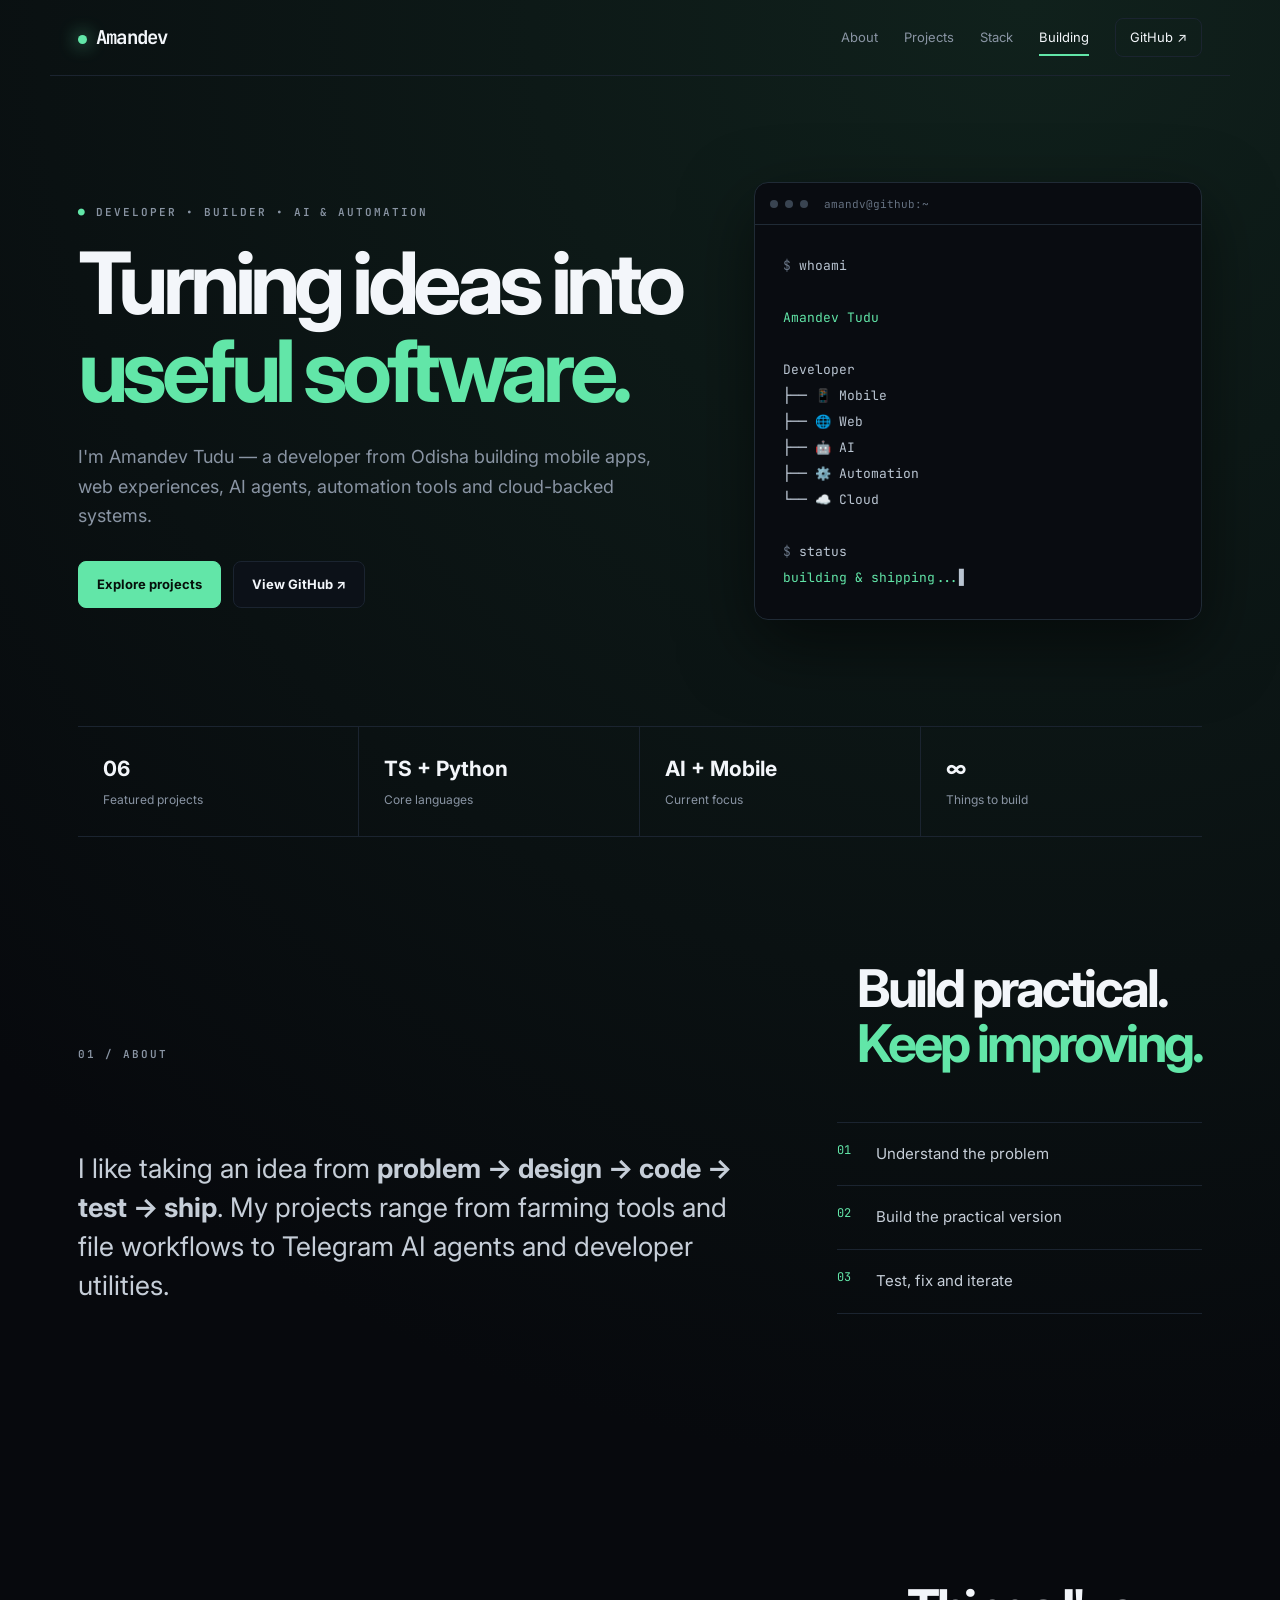
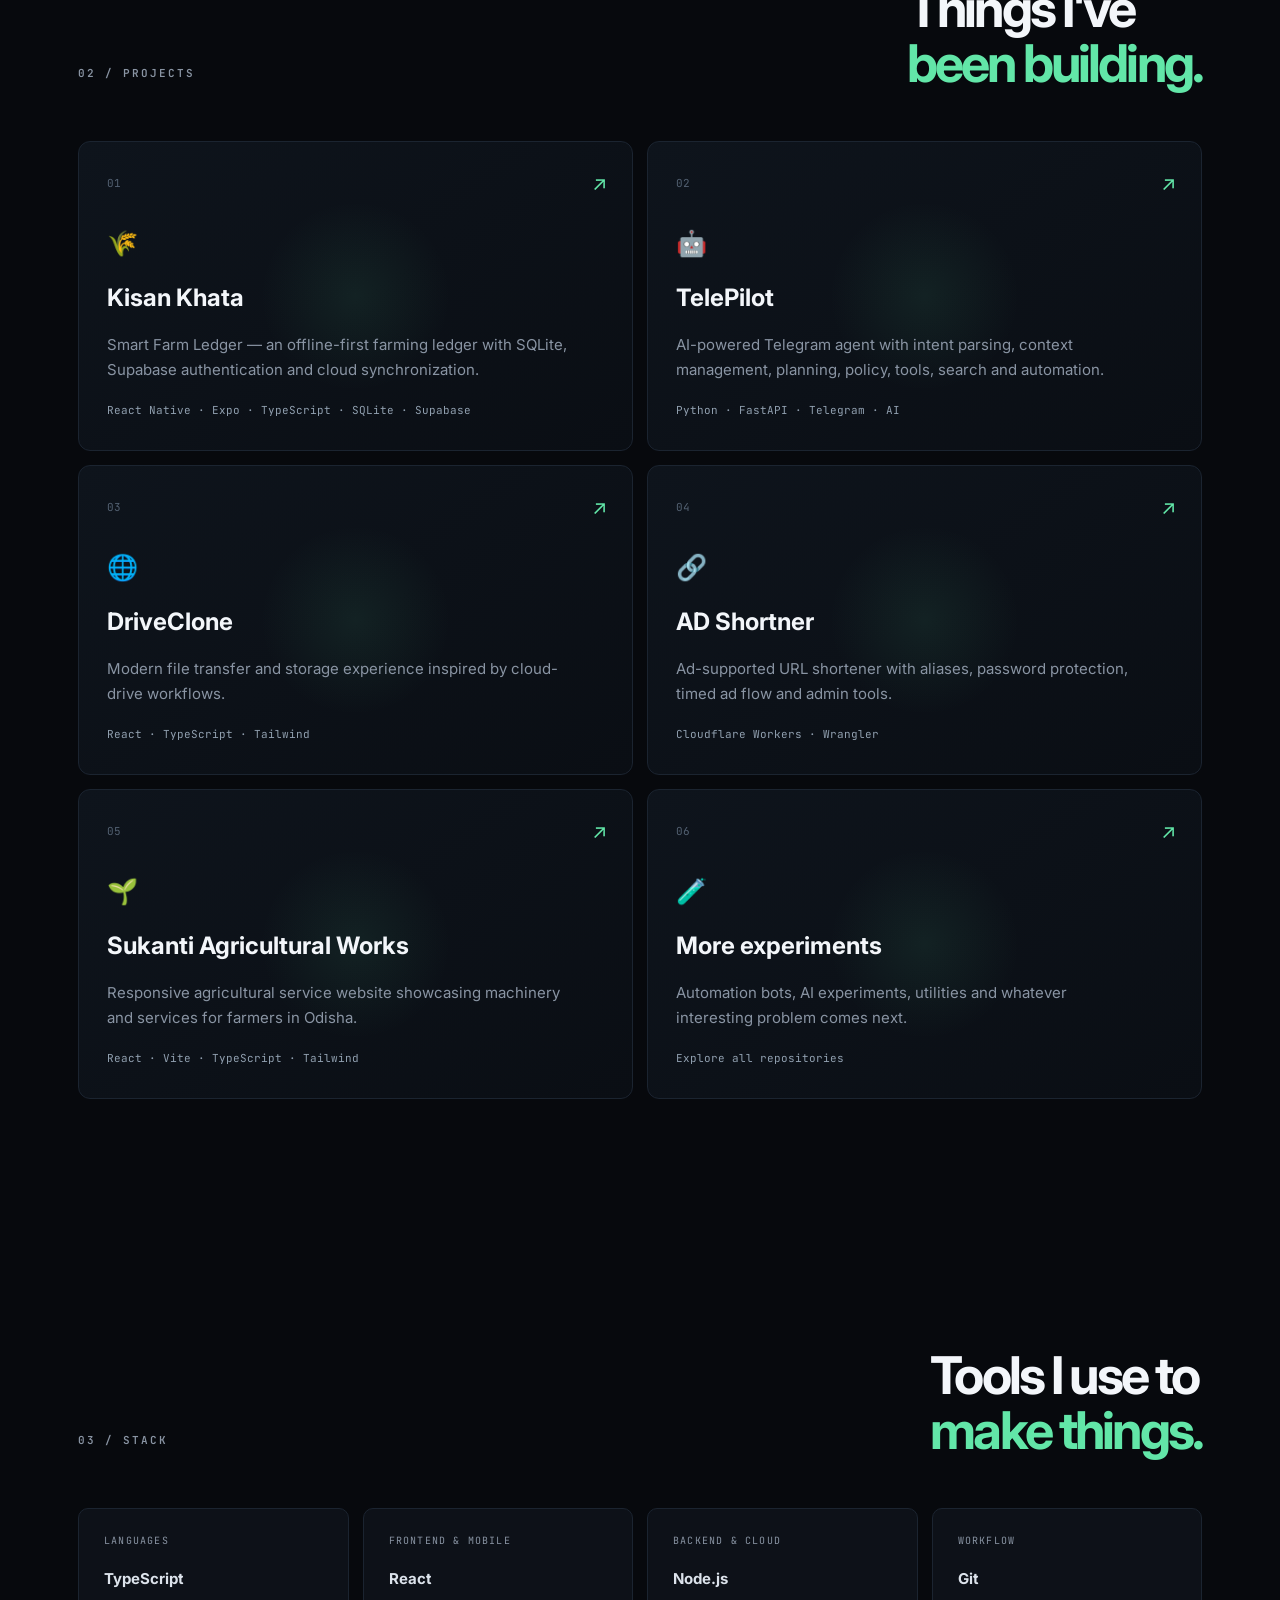
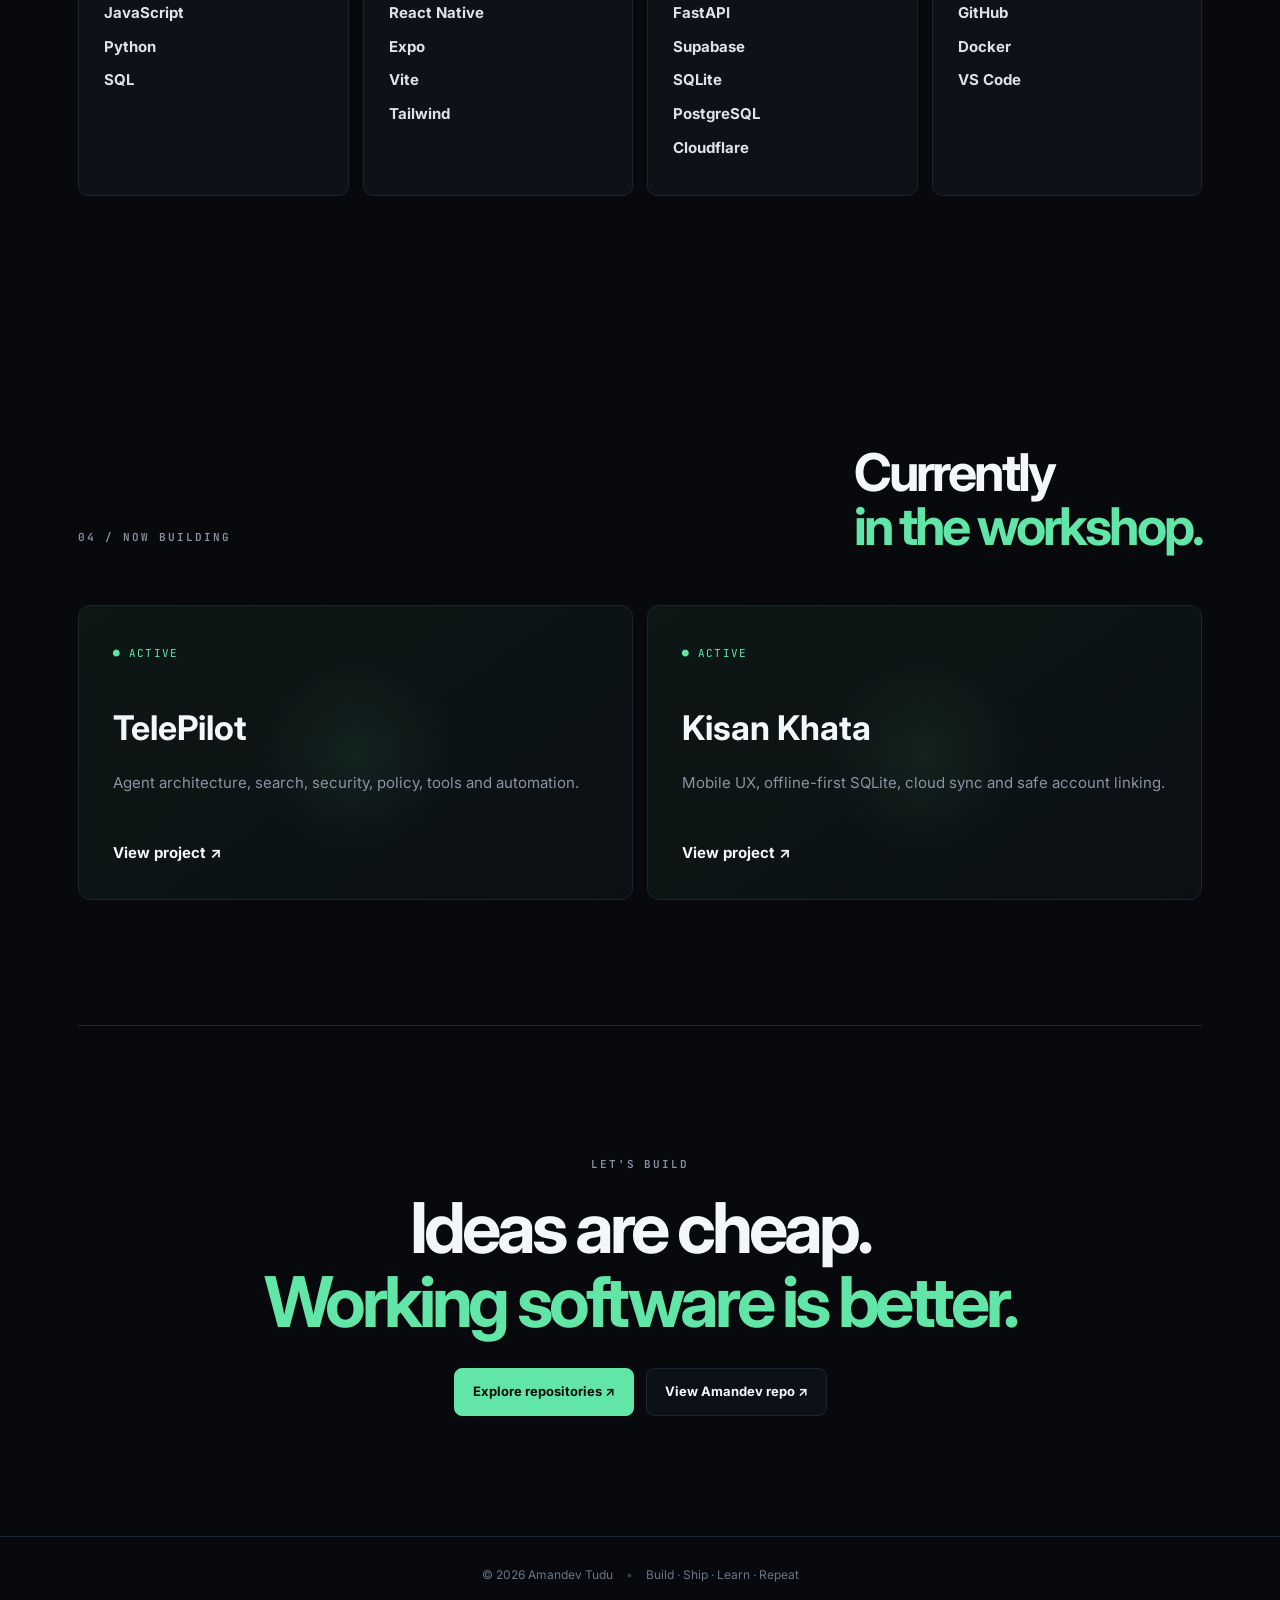
<file: website/index.html>
<!doctype html>
<html lang="en">
<head>
<meta charset="UTF-8">
<meta name="viewport" content="width=device-width, initial-scale=1.0">
<meta name="description" content="Amandev Tudu — Developer, builder, and AI & automation enthusiast building mobile apps, web experiences, AI agents and automation tools.">
<meta name="theme-color" content="#07090d">
<meta name="author" content="Amandev Tudu">
<meta name="robots" content="index, follow">
<link rel="canonical" href="https://amandv123.github.io/Amandev/">
<meta property="og:title" content="Amandev — Developer • Builder • AI & Automation">
<meta property="og:description" content="Turning ideas into useful software. Explore Amandev's projects, stack and current builds.">
<meta property="og:type" content="website">
<meta property="og:site_name" content="Amandev">
<meta property="og:image" content="https://amandv123.github.io/Amandev/assets/banner.svg">
<meta property="og:image:alt" content="Amandev — Developer, Builder, AI & Automation">
<meta property="og:url" content="https://amandv123.github.io/Amandev/">
<meta name="twitter:card" content="summary_large_image">
<meta name="twitter:title" content="Amandev — Developer • Builder • AI & Automation">
<meta name="twitter:description" content="Turning ideas into useful software. Explore Amandev's projects, stack and current builds.">
<meta name="twitter:image" content="https://amandv123.github.io/Amandev/assets/banner.svg">
<link rel="icon" href="./favicon.svg" type="image/svg+xml">
<title>Amandev — Developer • Builder • AI & Automation</title>
<link rel="preconnect" href="https://fonts.googleapis.com">
<link rel="preconnect" href="https://fonts.gstatic.com" crossorigin>
<link href="https://fonts.googleapis.com/css2?family=Inter:wght@400;500;600;700;800&family=JetBrains+Mono:wght@500;600&display=swap" rel="stylesheet">
<link rel="stylesheet" href="./style.css">
<link rel="manifest" href="./site.webmanifest">
</head>
<body><div class="scroll-progress" aria-hidden="true"></div><a class="skip-link" href="#main-content">Skip to content</a>
<header class="nav">
  <a class="brand" href="#top"><span class="dot"></span>Amandev</a>
  <nav>
    <a href="#about" data-section="about">About</a><a href="#projects" data-section="projects">Projects</a><a href="#stack" data-section="stack">Stack</a><a href="#building" data-section="building">Building</a>
    <a class="nav-cta" href="https://github.com/amandv123">GitHub ↗</a>
  </nav>
</header>

<main id="top"><div id="main-content">
<section class="hero">
  <div class="hero-copy reveal">
    <p class="eyebrow"><span>●</span> DEVELOPER • BUILDER • AI & AUTOMATION</p>
    <h1>Turning ideas into<br><span>useful software.</span></h1>
    <p class="lead">I'm Amandev Tudu — a developer from Odisha building mobile apps, web experiences, AI agents, automation tools and cloud-backed systems.</p>
    <div class="actions"><a class="button primary" href="#projects">Explore projects</a><a class="button secondary" href="https://github.com/amandv123">View GitHub ↗</a></div>
  </div>
  <div class="terminal reveal">
    <div class="terminal-top"><i></i><i></i><i></i><span>amandv@github:~</span></div>
    <pre><span class="muted">$</span> whoami

<span class="green">Amandev Tudu</span>

Developer
├── 📱 Mobile
├── 🌐 Web
├── 🤖 AI
├── ⚙️ Automation
└── ☁️ Cloud

<span class="muted">$</span> status
<span class="green">building & shipping...</span><span class="cursor">▋</span></pre>
  </div>
</section>

<section class="stats">
  <div><strong>06</strong><span>Featured projects</span></div>
  <div><strong>TS + Python</strong><span>Core languages</span></div>
  <div><strong>AI + Mobile</strong><span>Current focus</span></div>
  <div><strong>∞</strong><span>Things to build</span></div>
</section>

<section id="about" class="section">
  <div class="section-head"><p class="eyebrow">01 / ABOUT</p><h2>Build practical.<br><span>Keep improving.</span></h2></div>
  <div class="about-grid">
    <p class="large">I like taking an idea from <b>problem → design → code → test → ship</b>. My projects range from farming tools and file workflows to Telegram AI agents and developer utilities.</p>
    <div class="principles"><div><b>01</b><span>Understand the problem</span></div><div><b>02</b><span>Build the practical version</span></div><div><b>03</b><span>Test, fix and iterate</span></div></div>
  </div>
</section>

<section id="projects" class="section">
  <div class="section-head"><p class="eyebrow">02 / PROJECTS</p><h2>Things I've<br><span>been building.</span></h2></div>
  <div class="projects">
    <a class="project featured" href="https://github.com/amandv123/kisan-khata"><span class="num">01</span><div class="icon">🌾</div><h3>Kisan Khata</h3><p>Smart Farm Ledger — an offline-first farming ledger with SQLite, Supabase authentication and cloud synchronization.</p><small>React Native · Expo · TypeScript · SQLite · Supabase</small><span class="arrow">↗</span></a>
    <a class="project featured" href="https://github.com/amandv123/telepilot"><span class="num">02</span><div class="icon">🤖</div><h3>TelePilot</h3><p>AI-powered Telegram agent with intent parsing, context management, planning, policy, tools, search and automation.</p><small>Python · FastAPI · Telegram · AI</small><span class="arrow">↗</span></a>
    <a class="project" href="https://github.com/amandv123/DriveClone"><span class="num">03</span><div class="icon">🌐</div><h3>DriveClone</h3><p>Modern file transfer and storage experience inspired by cloud-drive workflows.</p><small>React · TypeScript · Tailwind</small><span class="arrow">↗</span></a>
    <a class="project" href="https://github.com/amandv123/ad-shortner"><span class="num">04</span><div class="icon">🔗</div><h3>AD Shortner</h3><p>Ad-supported URL shortener with aliases, password protection, timed ad flow and admin tools.</p><small>Cloudflare Workers · Wrangler</small><span class="arrow">↗</span></a>
    <a class="project" href="https://github.com/amandv123/sukanti-agricultural-works"><span class="num">05</span><div class="icon">🌱</div><h3>Sukanti Agricultural Works</h3><p>Responsive agricultural service website showcasing machinery and services for farmers in Odisha.</p><small>React · Vite · TypeScript · Tailwind</small><span class="arrow">↗</span></a>
    <a class="project more" href="https://github.com/amandv123?tab=repositories"><span class="num">06</span><div class="icon">🧪</div><h3>More experiments</h3><p>Automation bots, AI experiments, utilities and whatever interesting problem comes next.</p><small>Explore all repositories</small><span class="arrow">↗</span></a>
  </div>
</section>

<section id="stack" class="section">
  <div class="section-head"><p class="eyebrow">03 / STACK</p><h2>Tools I use to<br><span>make things.</span></h2></div>
  <div class="stack-grid">
    <div><span>LANGUAGES</span><b>TypeScript</b><b>JavaScript</b><b>Python</b><b>SQL</b></div>
    <div><span>FRONTEND & MOBILE</span><b>React</b><b>React Native</b><b>Expo</b><b>Vite</b><b>Tailwind</b></div>
    <div><span>BACKEND & CLOUD</span><b>Node.js</b><b>FastAPI</b><b>Supabase</b><b>SQLite</b><b>PostgreSQL</b><b>Cloudflare</b></div>
    <div><span>WORKFLOW</span><b>Git</b><b>GitHub</b><b>Docker</b><b>VS Code</b></div>
  </div>
</section>

<section id="building" class="section building">
  <div class="section-head"><p class="eyebrow">04 / NOW BUILDING</p><h2>Currently<br><span>in the workshop.</span></h2></div>
  <div class="now-grid">
    <a href="https://github.com/amandv123/telepilot"><span class="live">● ACTIVE</span><h3>TelePilot</h3><p>Agent architecture, search, security, policy, tools and automation.</p><span>View project ↗</span></a>
    <a href="https://github.com/amandv123/kisan-khata"><span class="live">● ACTIVE</span><h3>Kisan Khata</h3><p>Mobile UX, offline-first SQLite, cloud sync and safe account linking.</p><span>View project ↗</span></a>
  </div>
</section>

<section class="final-cta">
  <p class="eyebrow">LET'S BUILD</p><h2>Ideas are cheap.<br><span>Working software is better.</span></h2>
  <div class="actions"><a class="button primary" href="https://github.com/amandv123?tab=repositories">Explore repositories ↗</a><a class="button secondary" href="https://github.com/amandv123/Amandev">View Amandev repo ↗</a></div>
</section>
</div></main>
<footer>© 2026 Amandev Tudu <span>•</span> Build · Ship · Learn · Repeat</footer>
<script src="./script.js"></script>
<script type="application/ld+json">
{
  "@context":"https://schema.org",
  "@type":"Person",
  "name":"Amandev Tudu",
  "url":"https://amandv123.github.io/Amandev/",
  "sameAs":["https://github.com/amandv123"],
  "jobTitle":"Developer",
  "description":"Developer and builder focused on mobile apps, web experiences, AI agents, automation and cloud-backed systems."
}
</script>
</body>
</html>
</file>
<file: website/style.css>
.skip-link{position:fixed;left:12px;top:12px;z-index:999;padding:10px 14px;border-radius:8px;background:var(--accent);color:#06100b;font-weight:800;transform:translateY(-160%);transition:transform .2s}.skip-link:focus{transform:none}:focus-visible{outline:2px solid var(--accent);outline-offset:4px}
:root{--bg:#07090d;--panel:#0d1118;--line:#1b2430;--text:#f3f6fa;--muted:#8994a3;--accent:#62e6a8;--accent2:#7aa7ff}*{box-sizing:border-box}html{scroll-behavior:smooth}body{margin:0;background:radial-gradient(circle at 80% 0%,#10211c 0,#07090d 30%),var(--bg);color:var(--text);font:15px Inter,system-ui,sans-serif;line-height:1.65}a{color:inherit;text-decoration:none}.nav{height:76px;display:flex;align-items:center;justify-content:space-between;max-width:1180px;margin:auto;padding:0 28px;border-bottom:1px solid var(--line)}.brand{font:700 19px "JetBrains Mono";letter-spacing:-.04em}.dot{display:inline-block;width:9px;height:9px;background:var(--accent);border-radius:50%;margin-right:9px;box-shadow:0 0 18px #62e6a8}.nav nav{display:flex;gap:26px;align-items:center}.nav nav a{color:var(--muted);font-size:13px}.nav nav a:hover{color:var(--text)}.nav .nav-cta{border:1px solid var(--line);padding:8px 14px;border-radius:8px;color:var(--text)}main{max-width:1180px;margin:auto;padding:0 28px}.hero{min-height:650px;display:grid;grid-template-columns:1.15fr .85fr;gap:70px;align-items:center;padding:90px 0}.eyebrow{font:600 11px "JetBrains Mono";letter-spacing:.18em;color:var(--muted)}.eyebrow span,.live{color:var(--accent)}h1{font-size:clamp(48px,7vw,86px);line-height:1.03;letter-spacing:-.065em;margin:20px 0 26px}h1 span,h2 span{color:var(--accent)}.lead{font-size:18px;color:var(--muted);max-width:650px}.actions{display:flex;gap:12px;margin-top:30px;flex-wrap:wrap}.button{padding:12px 18px;border-radius:8px;font-weight:700;font-size:13px;border:1px solid var(--line)}.primary{background:var(--accent);color:#06100b;border-color:var(--accent)}.secondary{background:#0c1118}.terminal{background:#090c11;border:1px solid #202b36;border-radius:14px;box-shadow:0 25px 70px #0008;overflow:hidden}.terminal-top{height:42px;border-bottom:1px solid #202b36;display:flex;align-items:center;gap:7px;padding:0 15px;color:#657181;font:11px "JetBrains Mono"}.terminal-top i{width:8px;height:8px;border-radius:50%;background:#394451}.terminal-top span{margin-left:9px}.terminal pre{padding:28px;margin:0;font:13px/2 "JetBrains Mono";color:#bac5d2}.muted{color:#687586}.green{color:var(--accent)}.cursor{animation:blink 1s infinite}.stats{display:grid;grid-template-columns:repeat(4,1fr);border-block:1px solid var(--line)}.stats div{padding:25px;border-right:1px solid var(--line)}.stats div:last-child{border:0}.stats strong{display:block;font-size:21px}.stats span{color:var(--muted);font-size:12px}.section{padding:125px 0}.section-head{display:flex;justify-content:space-between;align-items:end;gap:30px;margin-bottom:50px}.section-head h2{font-size:52px;line-height:1.05;letter-spacing:-.055em;margin:0}.about-grid{display:grid;grid-template-columns:1.3fr .7fr;gap:80px}.large{font-size:27px;line-height:1.45;color:#c6ced8}.principles{border-top:1px solid var(--line)}.principles div{display:flex;gap:25px;padding:19px 0;border-bottom:1px solid var(--line)}.principles b{color:var(--accent);font:12px "JetBrains Mono"}.principles span{color:#c6ced8}.projects{display:grid;grid-template-columns:repeat(2,1fr);gap:14px}.project{position:relative;background:linear-gradient(145deg,#0e141c,#0a0e14);border:1px solid var(--line);border-radius:12px;padding:28px;min-height:260px;transition:.25s}.project:hover,.now-grid a:hover{transform:translateY(-4px);border-color:#31404f}.project.featured{min-height:310px}.project .num{font:11px "JetBrains Mono";color:#536172}.icon{font-size:25px;margin:28px 0 14px}.project h3{font-size:24px;margin:0 0 8px}.project p{color:var(--muted);max-width:470px}.project small{color:#91a0b0;font:11px "JetBrains Mono"}.arrow{position:absolute;right:25px;top:25px;font-size:20px;color:var(--accent)}.stack-grid{display:grid;grid-template-columns:repeat(4,1fr);gap:14px}.stack-grid>div{background:var(--panel);border:1px solid var(--line);padding:25px;border-radius:10px;min-height:220px}.stack-grid span{display:block;color:var(--muted);font:10px "JetBrains Mono";letter-spacing:.12em;margin-bottom:20px}.stack-grid b{display:block;margin:9px 0;color:#dce3eb}.now-grid{display:grid;grid-template-columns:1fr 1fr;gap:14px}.now-grid a{background:linear-gradient(145deg,#0d1714,#0b1015);border:1px solid var(--line);border-radius:12px;padding:34px;transition:.25s}.live{font:11px "JetBrains Mono";letter-spacing:.1em}.now-grid h3{font-size:34px;margin:35px 0 5px}.now-grid p{color:var(--muted);min-height:55px}.now-grid a>span:last-child{font-weight:700}.final-cta{border-top:1px solid var(--line);padding:120px 0;text-align:center}.final-cta h2{font-size:clamp(42px,6vw,70px);line-height:1.05;letter-spacing:-.06em;margin:20px 0}.final-cta .actions{justify-content:center}footer{border-top:1px solid var(--line);padding:28px;text-align:center;color:#697586;font-size:12px}footer span{margin:0 10px;color:#394451}@keyframes blink{50%{opacity:0}}.reveal{animation:rise .8s ease both}@keyframes rise{from{opacity:0;transform:translateY(18px)}to{opacity:1;transform:none}}@media(max-width:800px){.nav{padding:0 18px}.nav nav a:not(.nav-cta){display:none}main{padding:0 18px}.hero{grid-template-columns:1fr;padding:70px 0;gap:45px}.stats{grid-template-columns:1fr 1fr}.stats div:nth-child(2){border-right:0}.stats div:nth-child(3),.stats div:nth-child(4){border-top:1px solid var(--line)}.section{padding:85px 0}.section-head{display:block}.section-head h2{font-size:42px;margin-top:18px}.about-grid,.projects,.now-grid{grid-template-columns:1fr;gap:12px}.stack-grid{grid-template-columns:1fr 1fr}.large{font-size:22px}.project,.project.featured{min-height:270px}}@media(max-width:500px){.stack-grid{grid-template-columns:1fr}.hero h1{font-size:48px}.terminal pre{font-size:11px;padding:22px 16px}.stats strong{font-size:17px}}
@media(prefers-reduced-motion:reduce){html{scroll-behavior:auto}.reveal{animation:none}.project,.now-grid a{transition:none}.cursor{animation:none}}
.scroll-progress{position:fixed;z-index:1000;top:0;left:0;width:100%;height:2px;pointer-events:none;background:transparent}.scroll-progress::after{content:"";display:block;height:100%;width:var(--scroll,0%);background:var(--accent);box-shadow:0 0 12px #62e6a8;transition:width .08s linear}
.nav nav a[data-section]{position:relative}.nav nav a[data-section]::after{content:"";position:absolute;left:0;right:0;bottom:-8px;height:2px;background:var(--accent);transform:scaleX(0);transform-origin:center;transition:transform .2s ease}.nav nav a[data-section].active{color:var(--text)}.nav nav a[data-section].active::after{transform:scaleX(1)}
.project,.now-grid a{--mx:50%;--my:50%;background-image:radial-gradient(circle at var(--mx) var(--my),rgba(98,230,168,.08),transparent 30%),linear-gradient(145deg,#0e141c,#0a0e14)}.now-grid a{background-image:radial-gradient(circle at var(--mx) var(--my),rgba(98,230,168,.07),transparent 32%),linear-gradient(145deg,#0d1714,#0b1015)}
.reveal-on-scroll{opacity:0;transform:translateY(22px);transition:opacity .7s ease,transform .7s ease}.reveal-on-scroll.visible{opacity:1;transform:none}
@media(prefers-reduced-motion:reduce){.reveal-on-scroll{opacity:1;transform:none;transition:none}}
</file>
